<file: version-2/index.html>
<!DOCTYPE html>
<html lang="en">
<head>
  <meta charset="UTF-8">
  <title>peter cochrane</title>
  <link rel="stylesheet" href="osiris_stylesheet.css">
  <script src="https://ajax.googleapis.com/ajax/libs/jquery/1.11.3/jquery.min.js"></script>
  <script src="osiris.js"></script>
</head>
<body>
  <div class="header" id="home-header">
    <ul class="nav-bar-links">
      <li class="nav-links"><a href="index.html" class="active">Home</a></li>
      <li class="nav-links"><a href="gallery.html">Gallery</a></li>
      <li class="nav-links"><a href="artworks.html">Artworks</a>
        <ul class="dropdown dropdown-black">
          <li><a href="masks.html">Masks</a></li>
          <li><a href="flowers.html">Flowers</a></li>
        </ul>
      </li>
      <li class="nav-links"><a href="about.html">About</a></li>
      <li class="nav-links"><a href="contact.html">Contact</a></li>
    </ul>
  </div>
  <div class="big-wrap">
    <div class="wrapper" id="top-level">
      <div class="panel" data-id="IMG_01"></div>
      <div class="panel" data-id="IMG_02"></div>
      <div class="panel" data-id="IMG_03"></div>
      <div class="panel" data-id="IMG_04"></div>
      <div class="panel" data-id="IMG_05"></div>
      <div class="panel" data-id="IMG_06"></div>
      <div class="panel" data-id="IMG_07"></div>
      <div class="panel" data-id="IMG_08"></div>
      <div class="panel" data-id="IMG_09"></div>
      <div class="panel" data-id="IMG_10"></div>
      <div class="panel" data-id="IMG_11"></div>
      <div class="panel" data-id="IMG_12"></div>
      <div class="panel" data-id="IMG_13"></div>
      <div class="panel" data-id="IMG_14"></div>
      <div class="panel" data-id="IMG_15"></div>
      <div class="panel" data-id="IMG_16"></div>
      <div class="panel" data-id="IMG_17"></div>
      <div class="panel" data-id="IMG_18"></div>
      <div class="panel" data-id="IMG_19"></div>
      <div class="panel" data-id="IMG_20"></div>
      <div class="panel" data-id="IMG_21"></div>
      <div class="panel" data-id="IMG_22"></div>
      <div class="panel" data-id="IMG_23"></div>
      <div class="panel" data-id="IMG_24"></div>
      <div class="panel" data-id="IMG_25"></div>
      <div class="panel" data-id="IMG_26"></div>
      <div class="panel" data-id="IMG_27"></div>
      <div class="panel" data-id="IMG_28"></div>
    </div>
    <div class="wrapper" id="bottom-level">
      <div class="panel" data-id="IMG_29"></div>
      <div class="panel" data-id="IMG_30"></div>
      <div class="panel" data-id="IMG_31"></div>
      <div class="panel" data-id="IMG_32"></div>
      <div class="panel" data-id="IMG_33"></div>
      <div class="panel" data-id="IMG_34"></div>
      <div class="panel" data-id="IMG_35"></div>
      <div class="panel" data-id="IMG_36"></div>
      <div class="panel" data-id="IMG_37"></div>
      <div class="panel" data-id="IMG_38"></div>
      <div class="panel" data-id="IMG_39"></div>
      <div class="panel" data-id="IMG_40"></div>
      <div class="panel" data-id="IMG_41"></div>
      <div class="panel" data-id="IMG_42"></div>
      <div class="panel" data-id="IMG_43"></div>
      <div class="panel" data-id="IMG_44"></div>
      <div class="panel" data-id="IMG_45"></div>
      <div class="panel" data-id="IMG_46"></div>
      <div class="panel" data-id="IMG_47"></div>
      <div class="panel" data-id="IMG_48"></div>
      <div class="panel" data-id="IMG_49"></div>
      <div class="panel" data-id="IMG_50"></div>
      <div class="panel" data-id="IMG_51"></div>
      <div class="panel" data-id="IMG_52"></div>
      <div class="panel" data-id="IMG_53"></div>
      <div class="panel" data-id="IMG_54"></div>
      <div class="panel" data-id="IMG_55"></div>
      <div class="panel" data-id="IMG_56"></div>
    </div>
    <div class="clearfix"></div>
  </div>
</body>
</html>
</file>
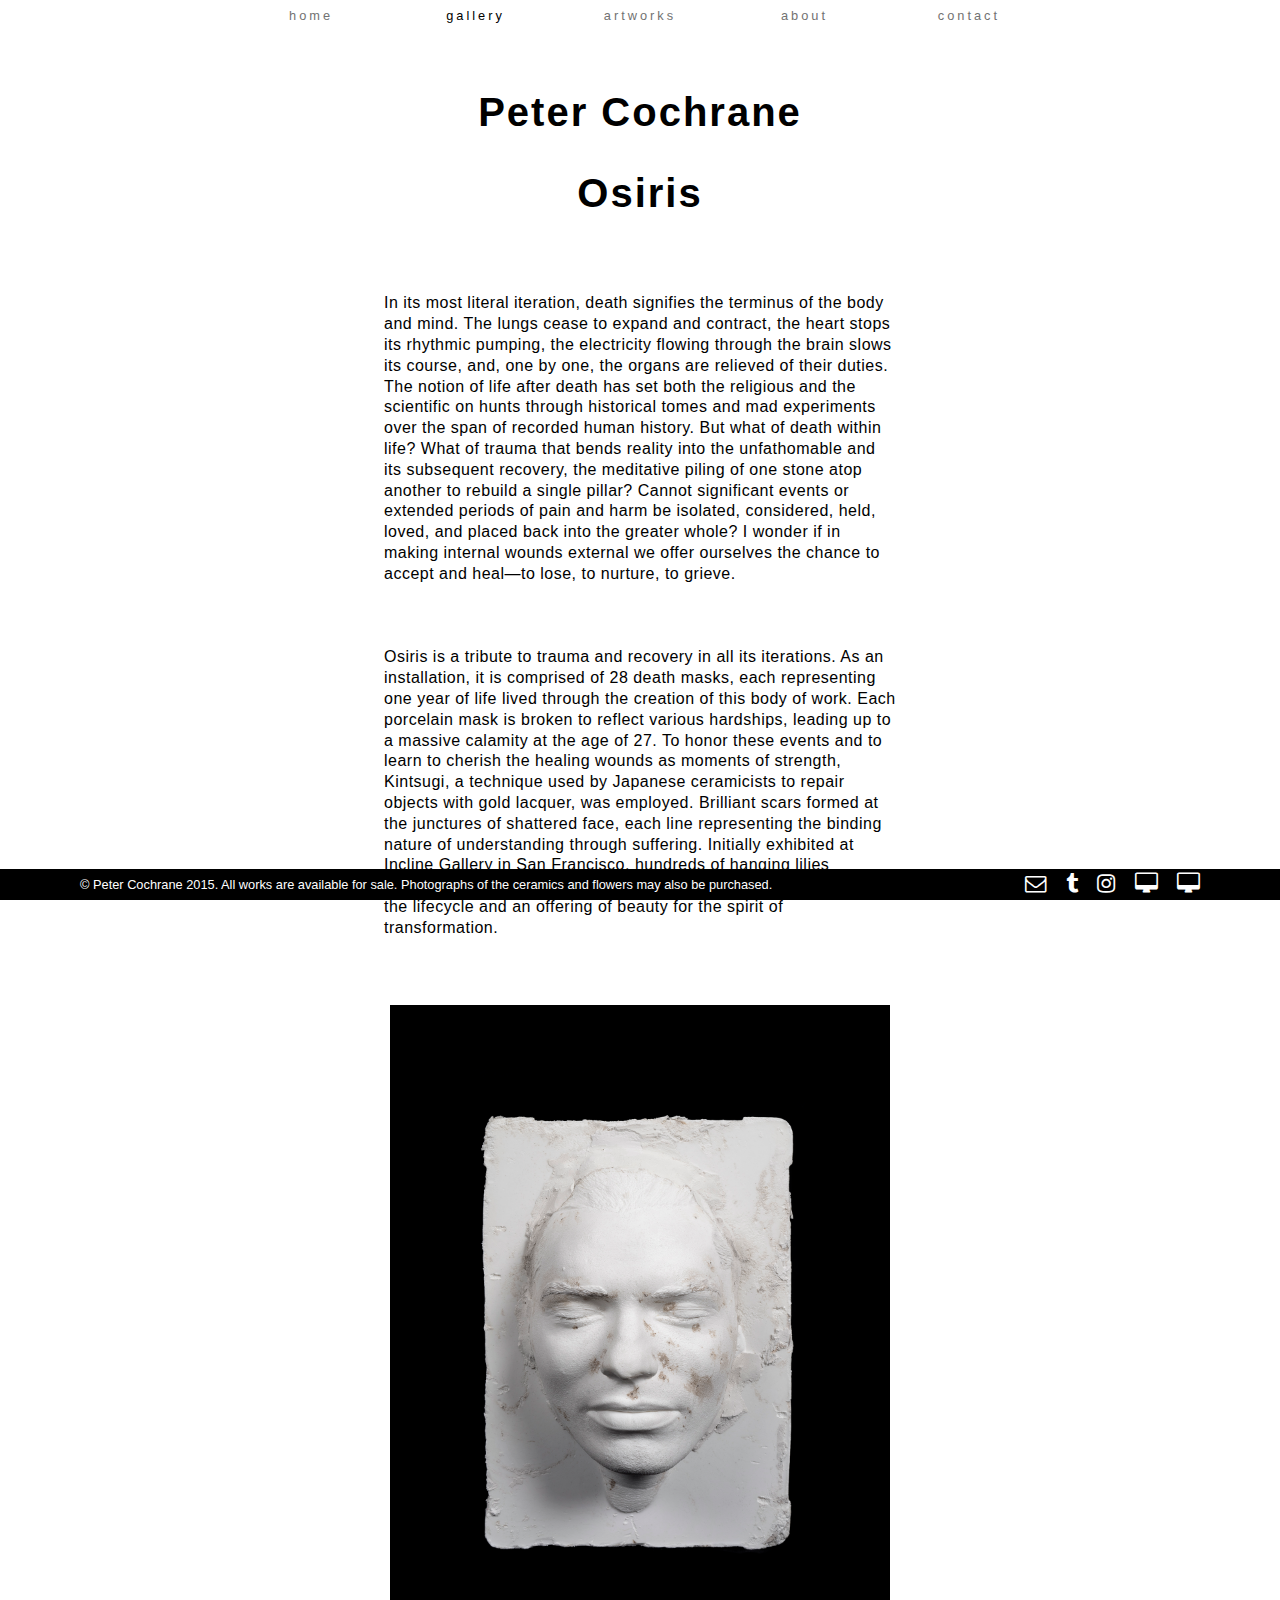
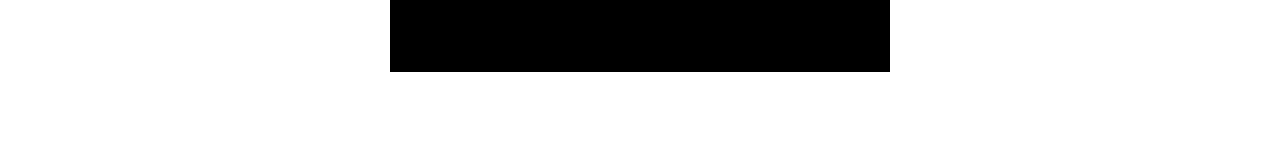
<file: version-2/about.html>
<!DOCTYPE html>
<html lang="en">
<head>
  <meta charset="UTF-8">
  <link rel="stylesheet" href="osiris_stylesheet.css">
  <script src="https://ajax.googleapis.com/ajax/libs/jquery/1.11.3/jquery.min.js"></script>
  <link rel="stylesheet" href="https://maxcdn.bootstrapcdn.com/font-awesome/4.4.0/css/font-awesome.min.css">

  <title>a b o u t</title>
</head>
<body>
   <div class="header" id="gallery-header">
    <ul class="nav-bar-links">
      <li class="nav-links"><a href="index.html">Home</a></li>
      <li class="nav-links"><a href="gallery.html" class="active">Gallery</a></li>
      <li class="nav-links"><a href="artworks.html">Artworks</a>
        <ul class="dropdown">
          <li><a href="masks.html">Masks</a></li>
          <li><a href="flowers.html">Flowers</a></li>
        </ul>
      </li>
      <li class="nav-links"><a href="about.html">About</a></li>
      <li class="nav-links"><a href="contact.html">Contact</a></li>
    </ul>
  </div>
  <div class="contact-container">
    <div class="contact-details">
      <h1>Peter Cochrane</h1>
      <h1>Osiris</h1>
      <p class="first-p">In its most literal iteration, death signifies the terminus of the body and mind. The lungs cease to expand and contract, the heart stops its rhythmic pumping, the electricity flowing through the brain slows its course, and, one by one, the organs are relieved of their duties. The notion of life after death has set both the religious and the scientific on hunts through historical tomes and mad experiments over the span of recorded human history. But what of death within life? What of trauma that bends reality into the unfathomable and its subsequent recovery, the meditative piling of one stone atop another to rebuild a single pillar? Cannot significant events or extended periods of pain and harm be isolated, considered, held, loved, and placed back into the greater whole? I wonder if in making internal wounds external we offer ourselves the chance to accept and heal—to lose, to nurture, to grieve.</p>
      <br>
      <p>Osiris is a tribute to trauma and recovery in all its iterations. As an installation, it is comprised of 28 death masks, each representing one year of life lived through the creation of this body of work. Each porcelain mask is broken to reflect various hardships, leading up to a massive calamity at the age of 27. To honor these events and to learn to cherish the healing wounds as moments of strength, Kintsugi, a technique used by Japanese ceramicists to repair objects with gold lacquer, was employed. Brilliant scars formed at the junctures of shattered face, each line representing the binding nature of understanding through suffering. Initially exhibited at Incline Gallery in San Francisco, hundreds of hanging lilies bloomed and died over the course of the show; an incarnation of the lifecycle and an offering of beauty for the spirit of transformation.</p>
      <br>

      <div class="image">
        <img src="images/osiris_mold.jpg" class="osiris-pic" alt="Master mold">
      </div>

  </div>
</div>
<div class="footer">
  <span class="footer-deets">&copy; Peter Cochrane 2015. All works are available for sale. Photographs of the ceramics and flowers may also be purchased.</span>
  <ul class="social-links">
    <li><a href="mailto:pescochrane@gmail.com" class="tooltip"> <span>pescochrane@gmail.com</span><i class="fa fa-lg fa-envelope-o fa-inverse"></i></a></li>
    <li><a href="http://pecoch.tumblr.com/" class="tooltip"><span>pecoch</span><i class="fa fa-lg fa-tumblr fa-inverse"></i></a></li>
    <li><a href="https://instagram.com/pecoch/" class="tooltip"><span>@pecoch</span><i class="fa fa-lg fa-instagram fa-inverse"></i></a></li>
    <li><a href="http://www.petercochrane.us/" class="tooltip"><span>www.petercochrane.us</span><i class="fa fa-lg fa-desktop fa-inverse"></i></a></li>
    <li><a href="http://www.petercochrane.xyz/" class="tooltip"><span>www.petercochrane.xyz</span><i class="fa fa-lg fa-desktop fa-inverse"></i></a></li>
  </ul>
</div>
</body>
</html>
</file>
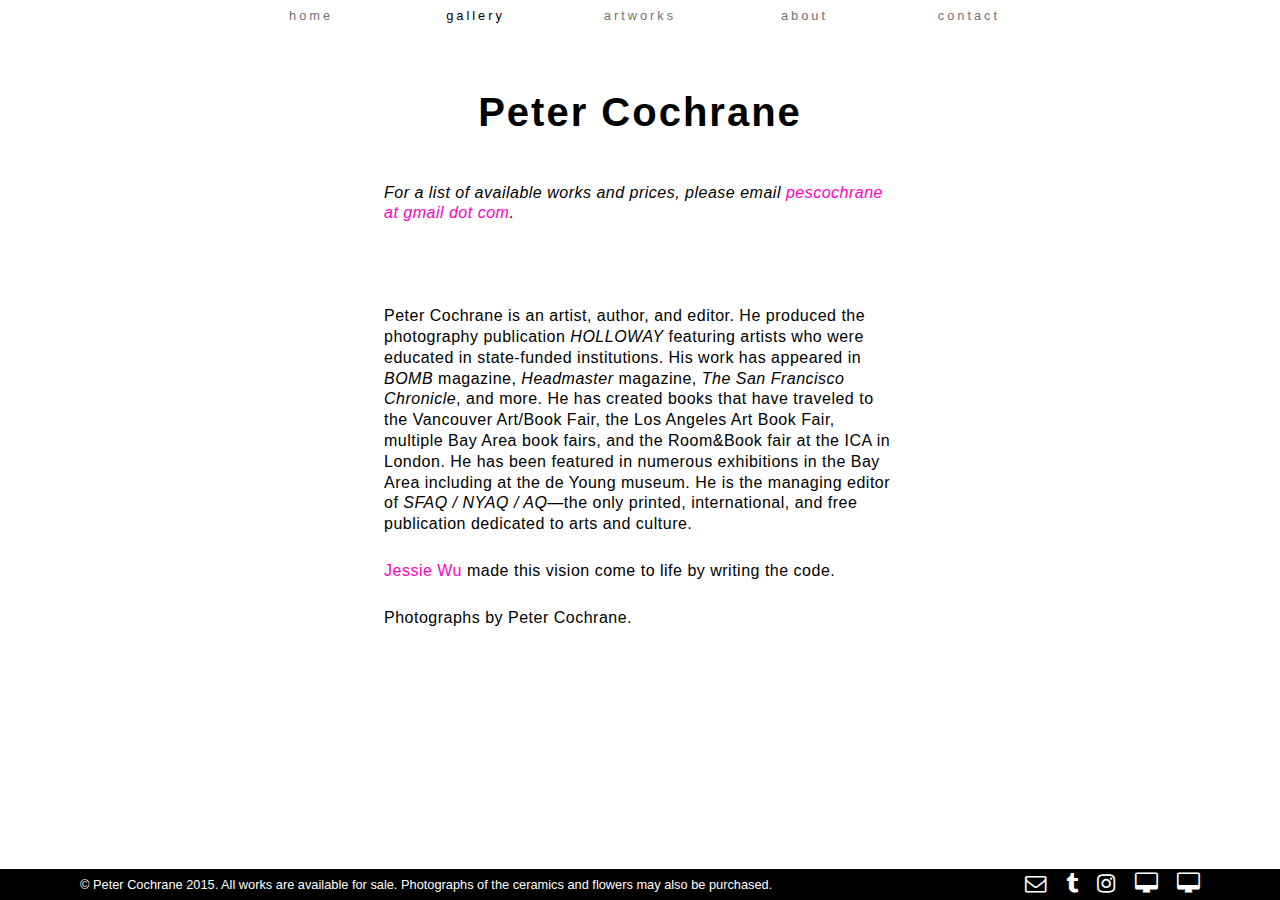
<file: version-2/contact.html>
<!DOCTYPE html>
<html lang="en">
<head>
  <meta charset="UTF-8">
  <link rel="stylesheet" href="osiris_stylesheet.css">
  <script src="https://ajax.googleapis.com/ajax/libs/jquery/1.11.3/jquery.min.js"></script>
  <link rel="stylesheet" href="https://maxcdn.bootstrapcdn.com/font-awesome/4.4.0/css/font-awesome.min.css">

  <title>a b o u t</title>
</head>
<body>
   <div class="header" id="gallery-header">
    <ul class="nav-bar-links">
      <li class="nav-links"><a href="index.html">Home</a></li>
      <li class="nav-links"><a href="gallery.html" class="active">Gallery</a></li>
      <li class="nav-links"><a href="artworks.html">Artworks</a>
        <ul class="dropdown">
          <li><a href="masks.html">Masks</a></li>
          <li><a href="flowers.html">Flowers</a></li>
        </ul>
      </li>
      <li class="nav-links"><a href="about.html">About</a></li>
      <li class="nav-links"><a href="contact.html">Contact</a></li>
    </ul>
  </div>
  <div class="contact-container">
    <div class="contact-details">
      <h1>Peter Cochrane</h1>
      <p><em>For a list of available works and prices, please email <a href="mailto:pescochrane@gmail.com">pescochrane at gmail dot com</a>.</em></p>

      <p class="first-p"><p>Peter Cochrane is an artist, author, and editor. He produced the photography publication <em>HOLLOWAY</em> featuring artists who were educated in state-funded institutions. His work has appeared in <em>BOMB</em> magazine, <em>Headmaster</em> magazine, <em>The San Francisco Chronicle</em>, and more. He has created books that have traveled to the Vancouver Art/Book Fair, the Los Angeles Art Book Fair, multiple Bay Area book fairs, and the Room&Book fair at the ICA in London. He has been featured in numerous exhibitions in the Bay Area including at the de Young museum. He is the managing editor of <em>SFAQ / NYAQ / AQ</em>—the only printed, international, and free publication dedicated to arts and culture. </p>

      <p><a href="http://jessiewuwu.com/">Jessie Wu</a> made this vision come to life by writing the code.</p>

      <p>Photographs by Peter Cochrane.</p>

  </div>
</div>
<div class="footer">
  <span class="footer-deets">&copy; Peter Cochrane 2015. All works are available for sale. Photographs of the ceramics and flowers may also be purchased.</span>
  <ul class="social-links">
    <li><a href="mailto:pescochrane@gmail.com" class="tooltip"> <span>pescochrane@gmail.com</span><i class="fa fa-lg fa-envelope-o fa-inverse"></i></a></li>
    <li><a href="http://pecoch.tumblr.com/" class="tooltip"><span>pecoch</span><i class="fa fa-lg fa-tumblr fa-inverse"></i></a></li>
    <li><a href="https://instagram.com/pecoch/" class="tooltip"><span>@pecoch</span><i class="fa fa-lg fa-instagram fa-inverse"></i></a></li>
    <li><a href="http://www.petercochrane.us/" class="tooltip"><span>www.petercochrane.us</span><i class="fa fa-lg fa-desktop fa-inverse"></i></a></li>
    <li><a href="http://www.petercochrane.xyz/" class="tooltip"><span>www.petercochrane.xyz</span><i class="fa fa-lg fa-desktop fa-inverse"></i></a></li>
  </ul>
</div>
</body>
</html>
</file>
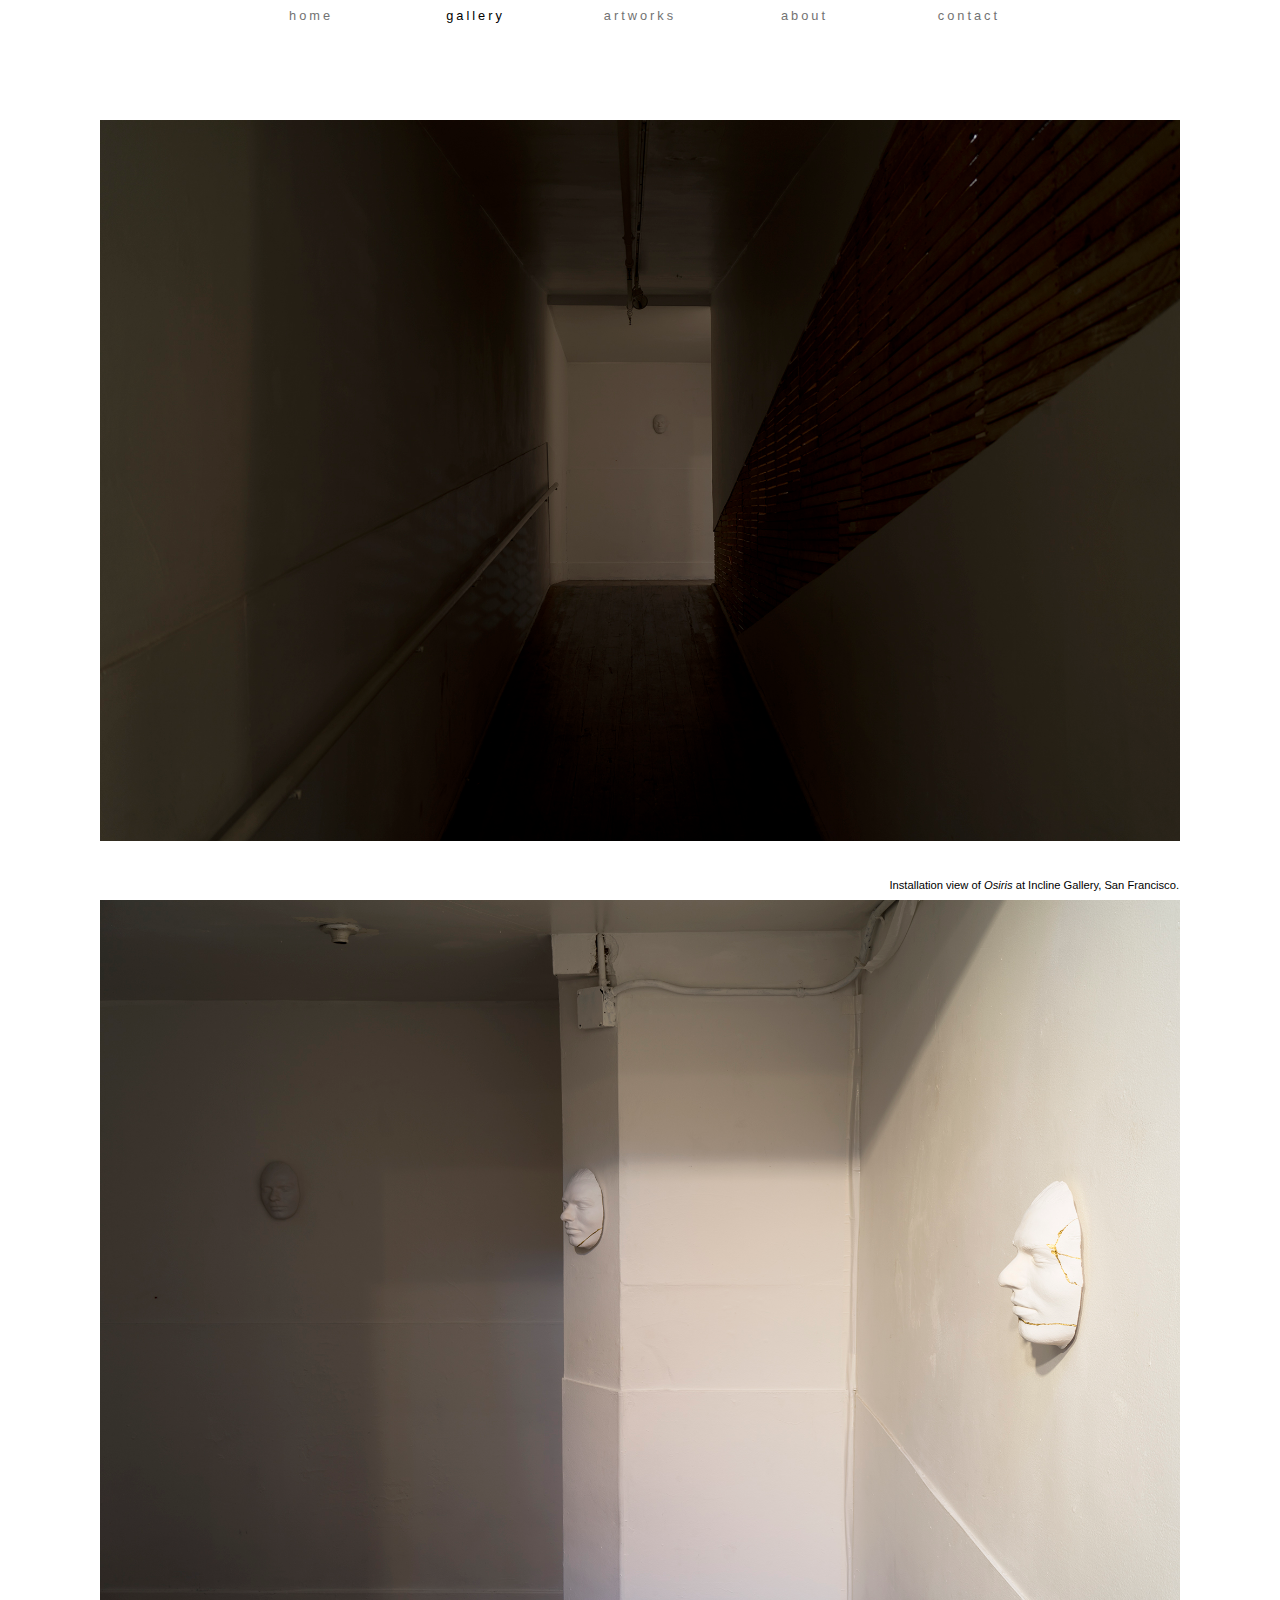
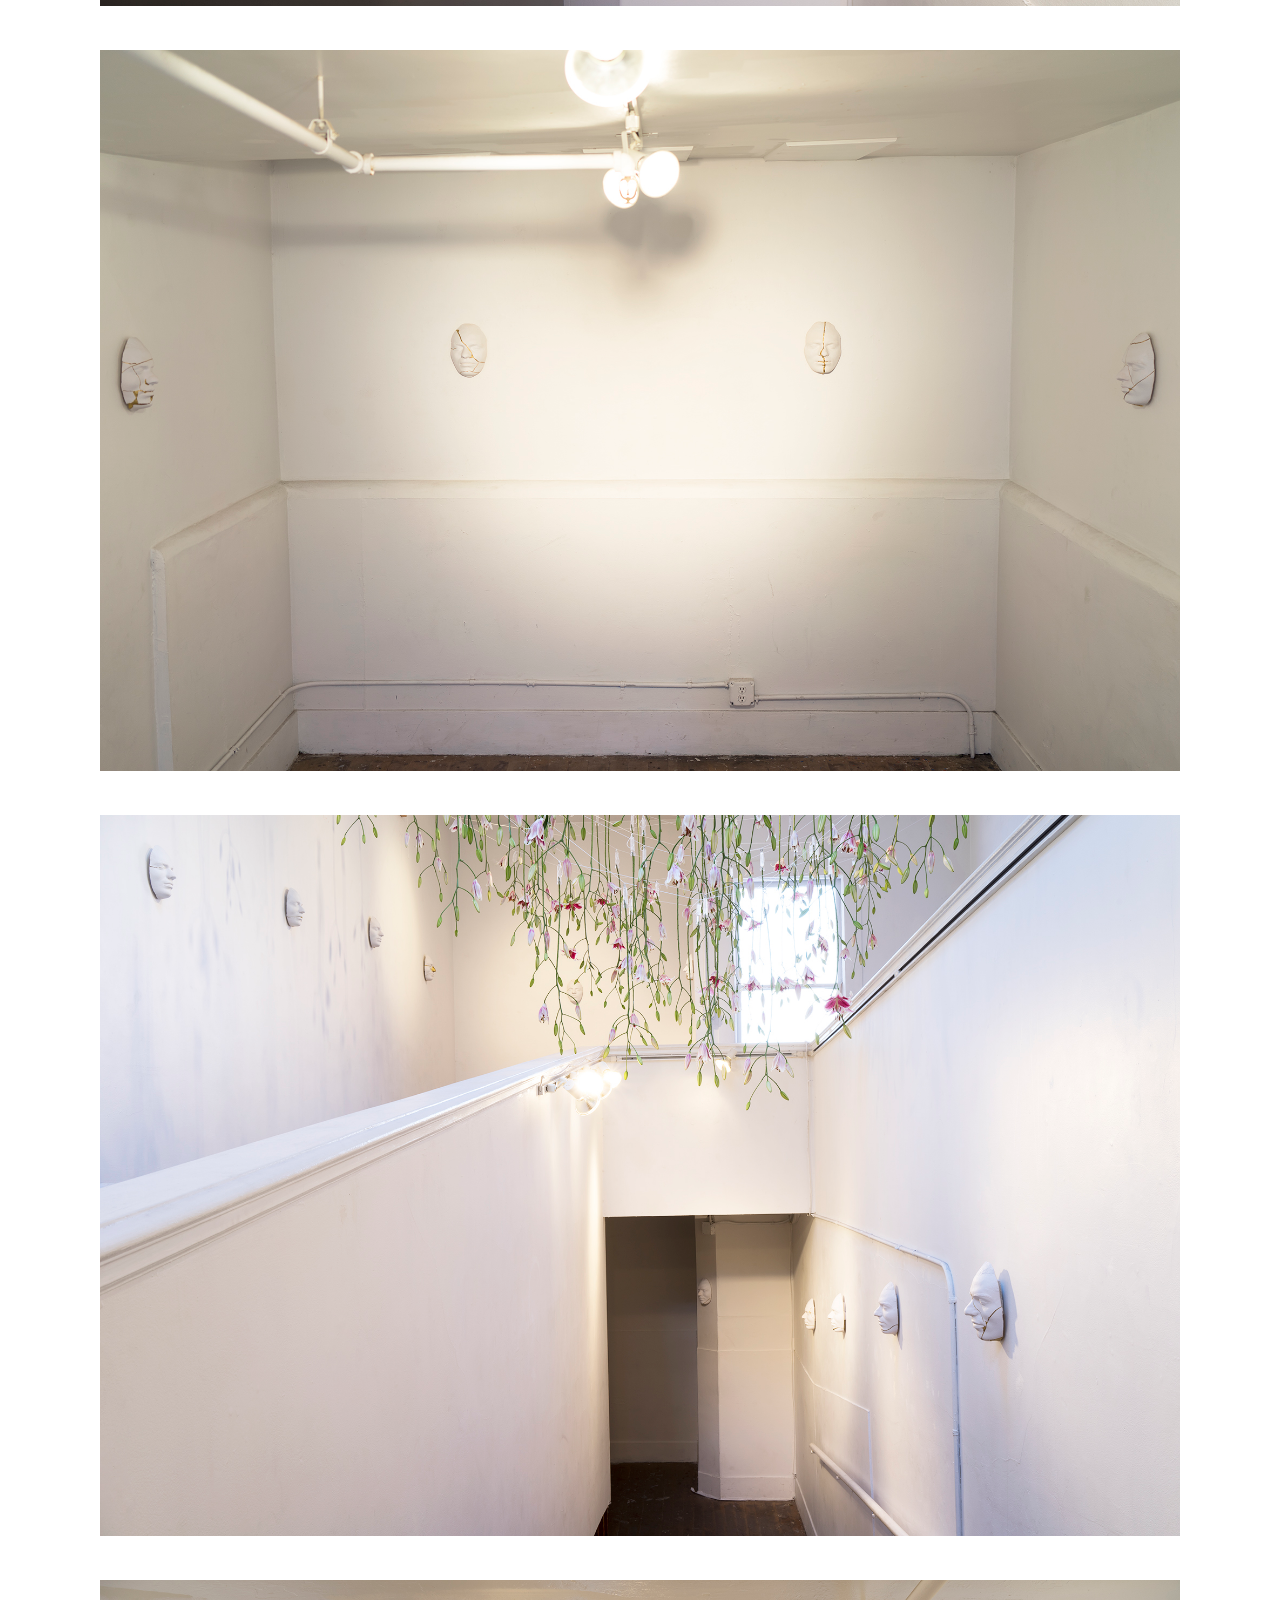
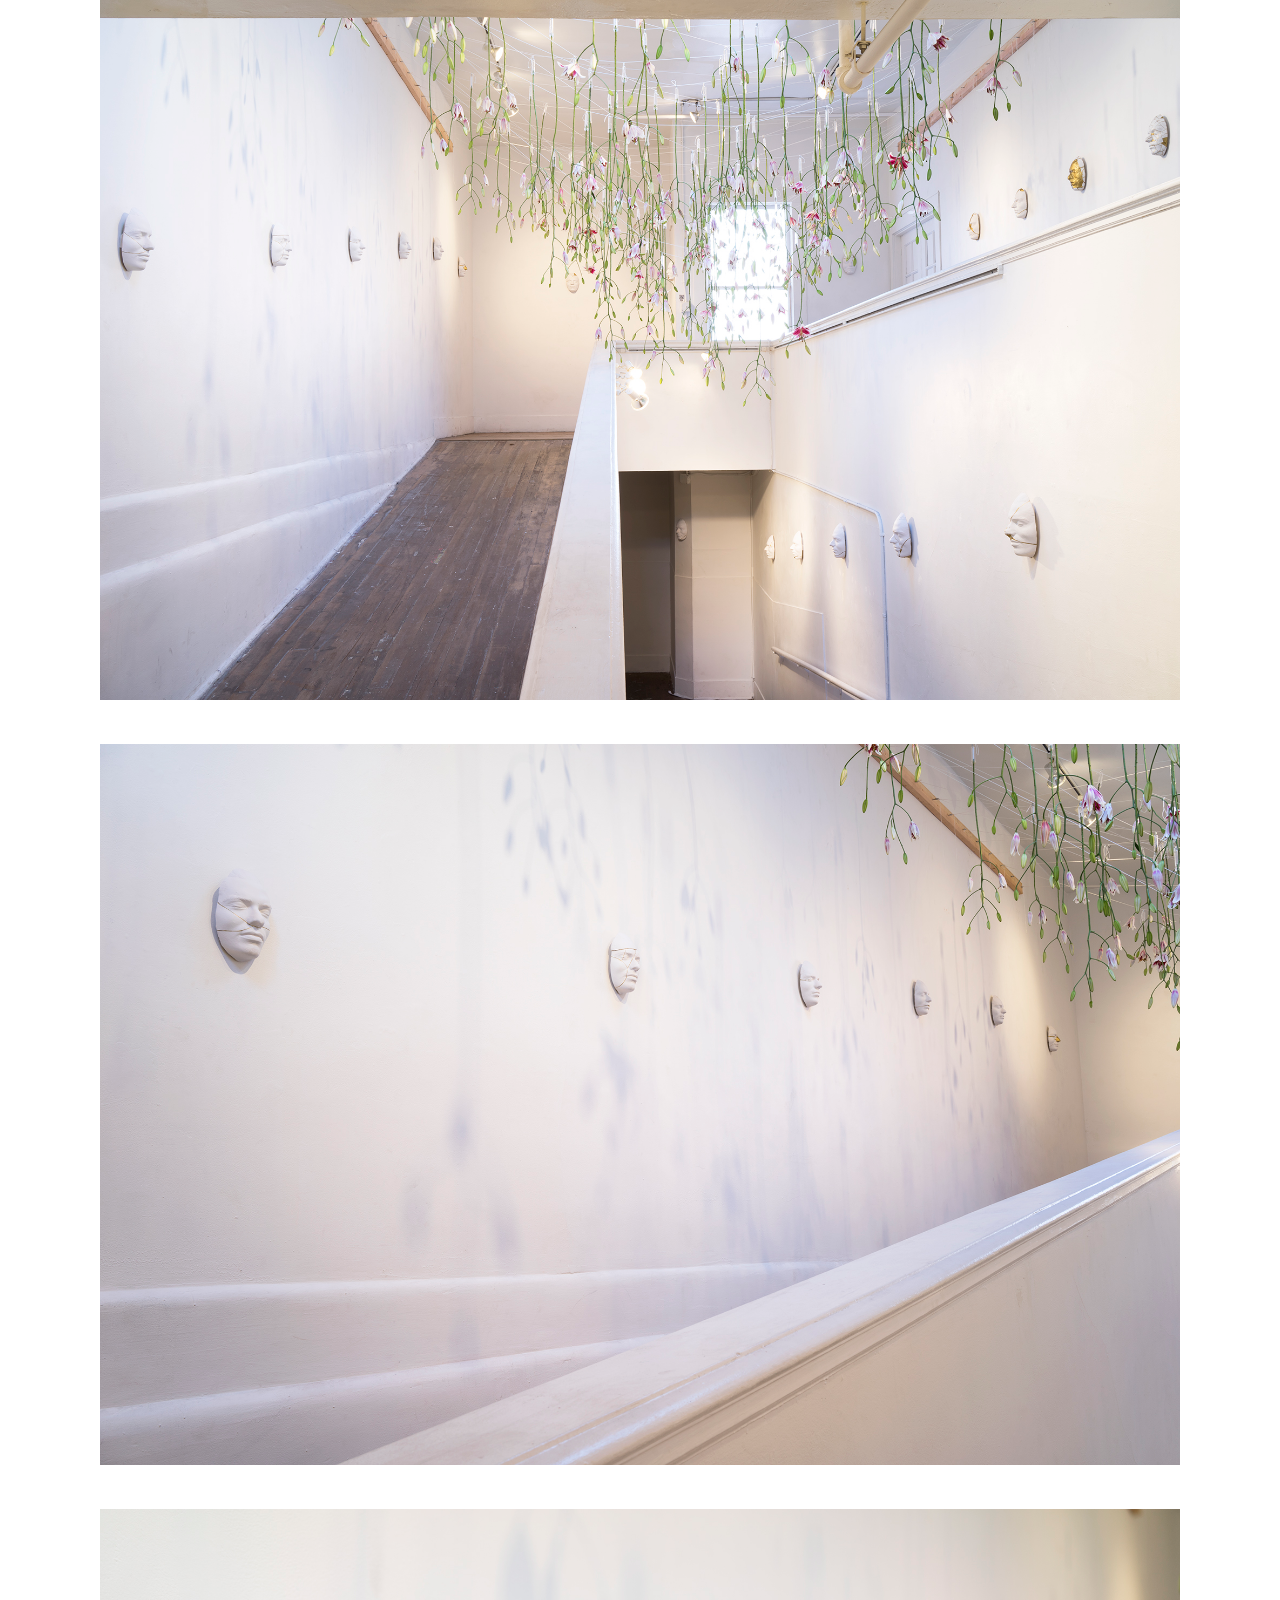
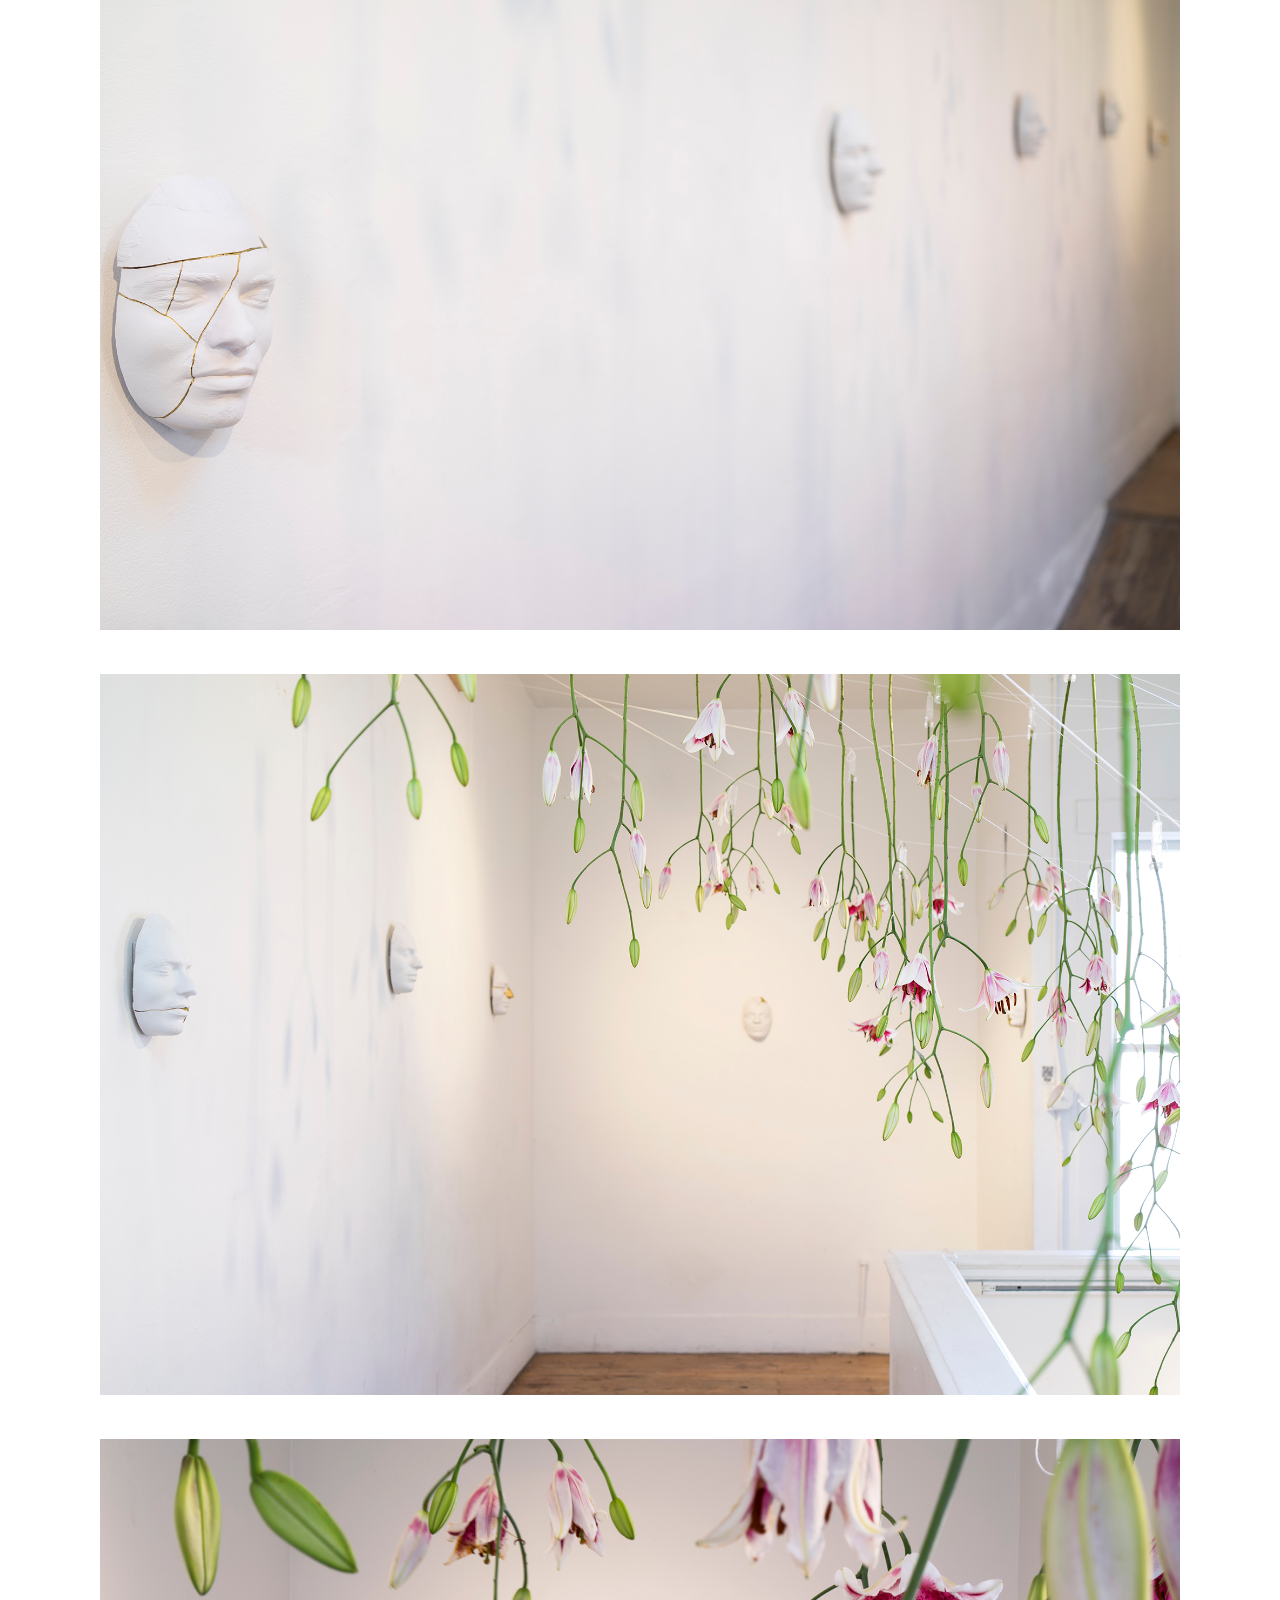
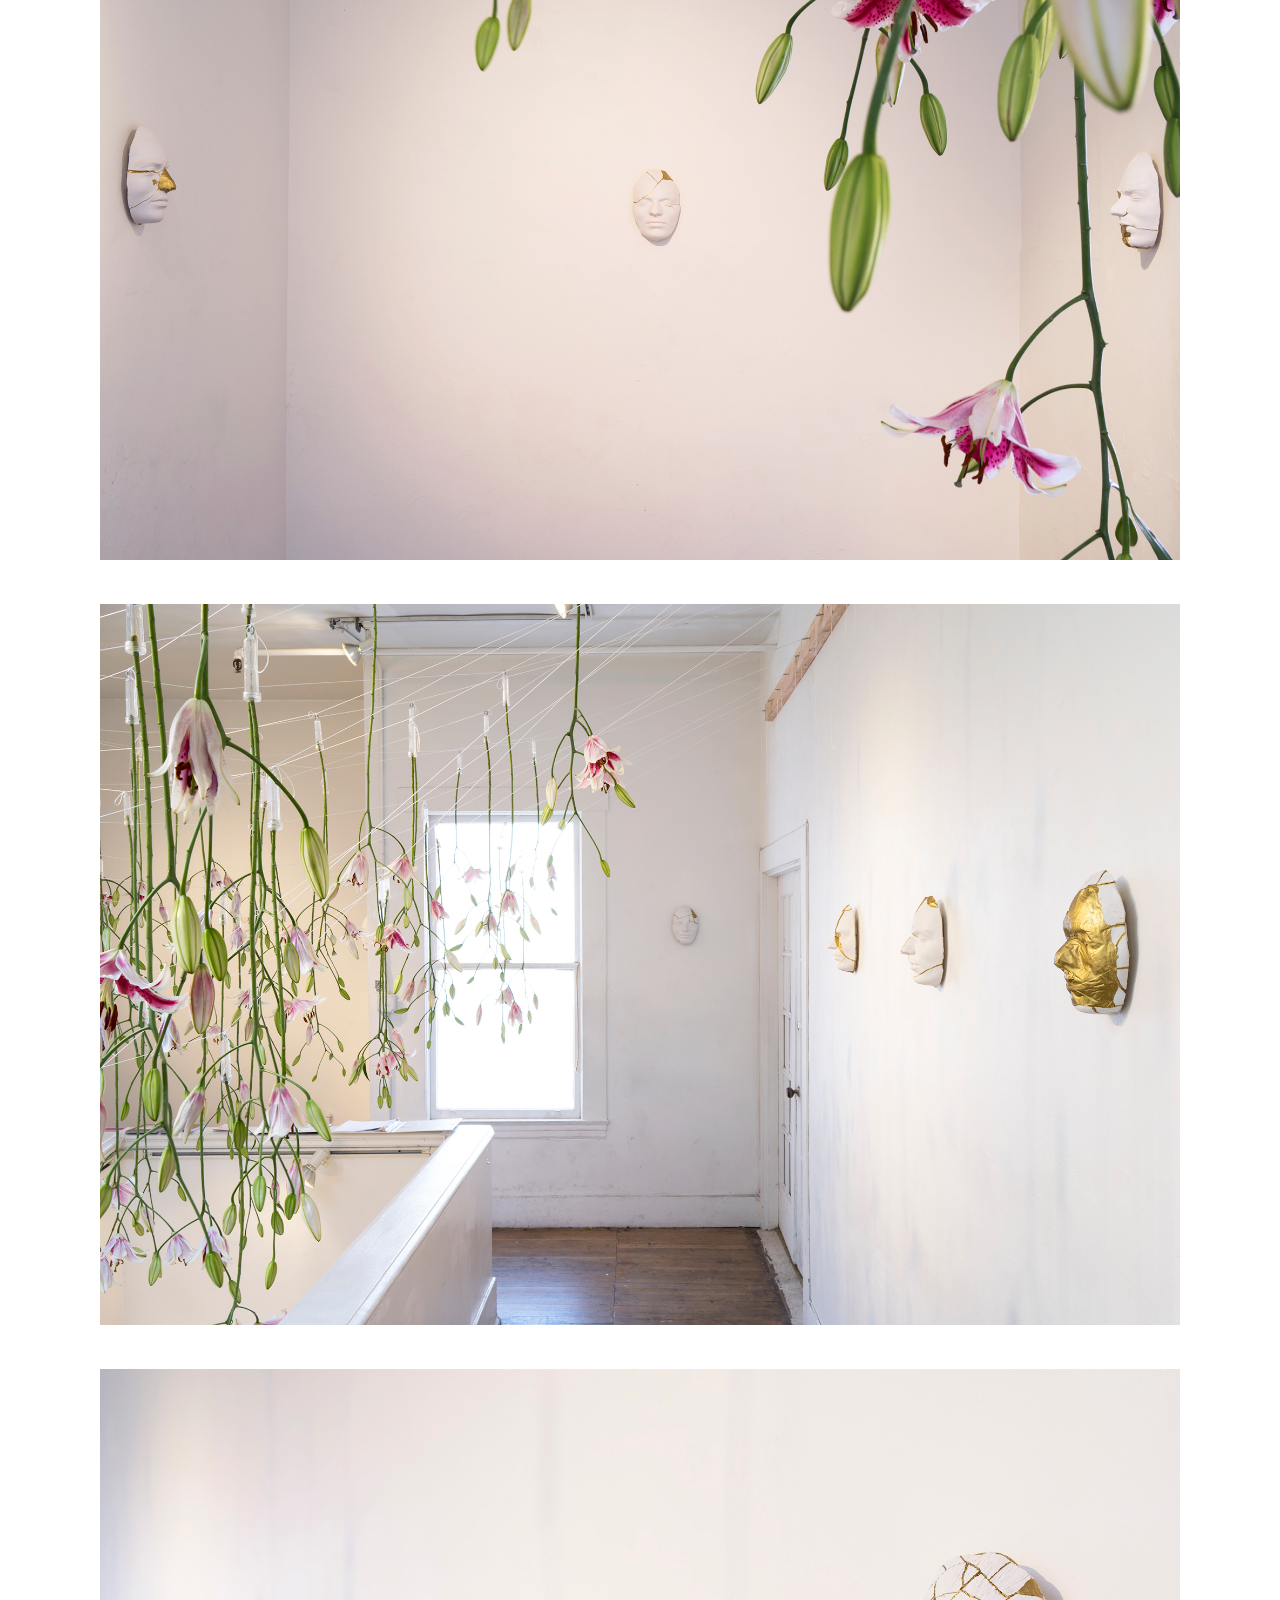
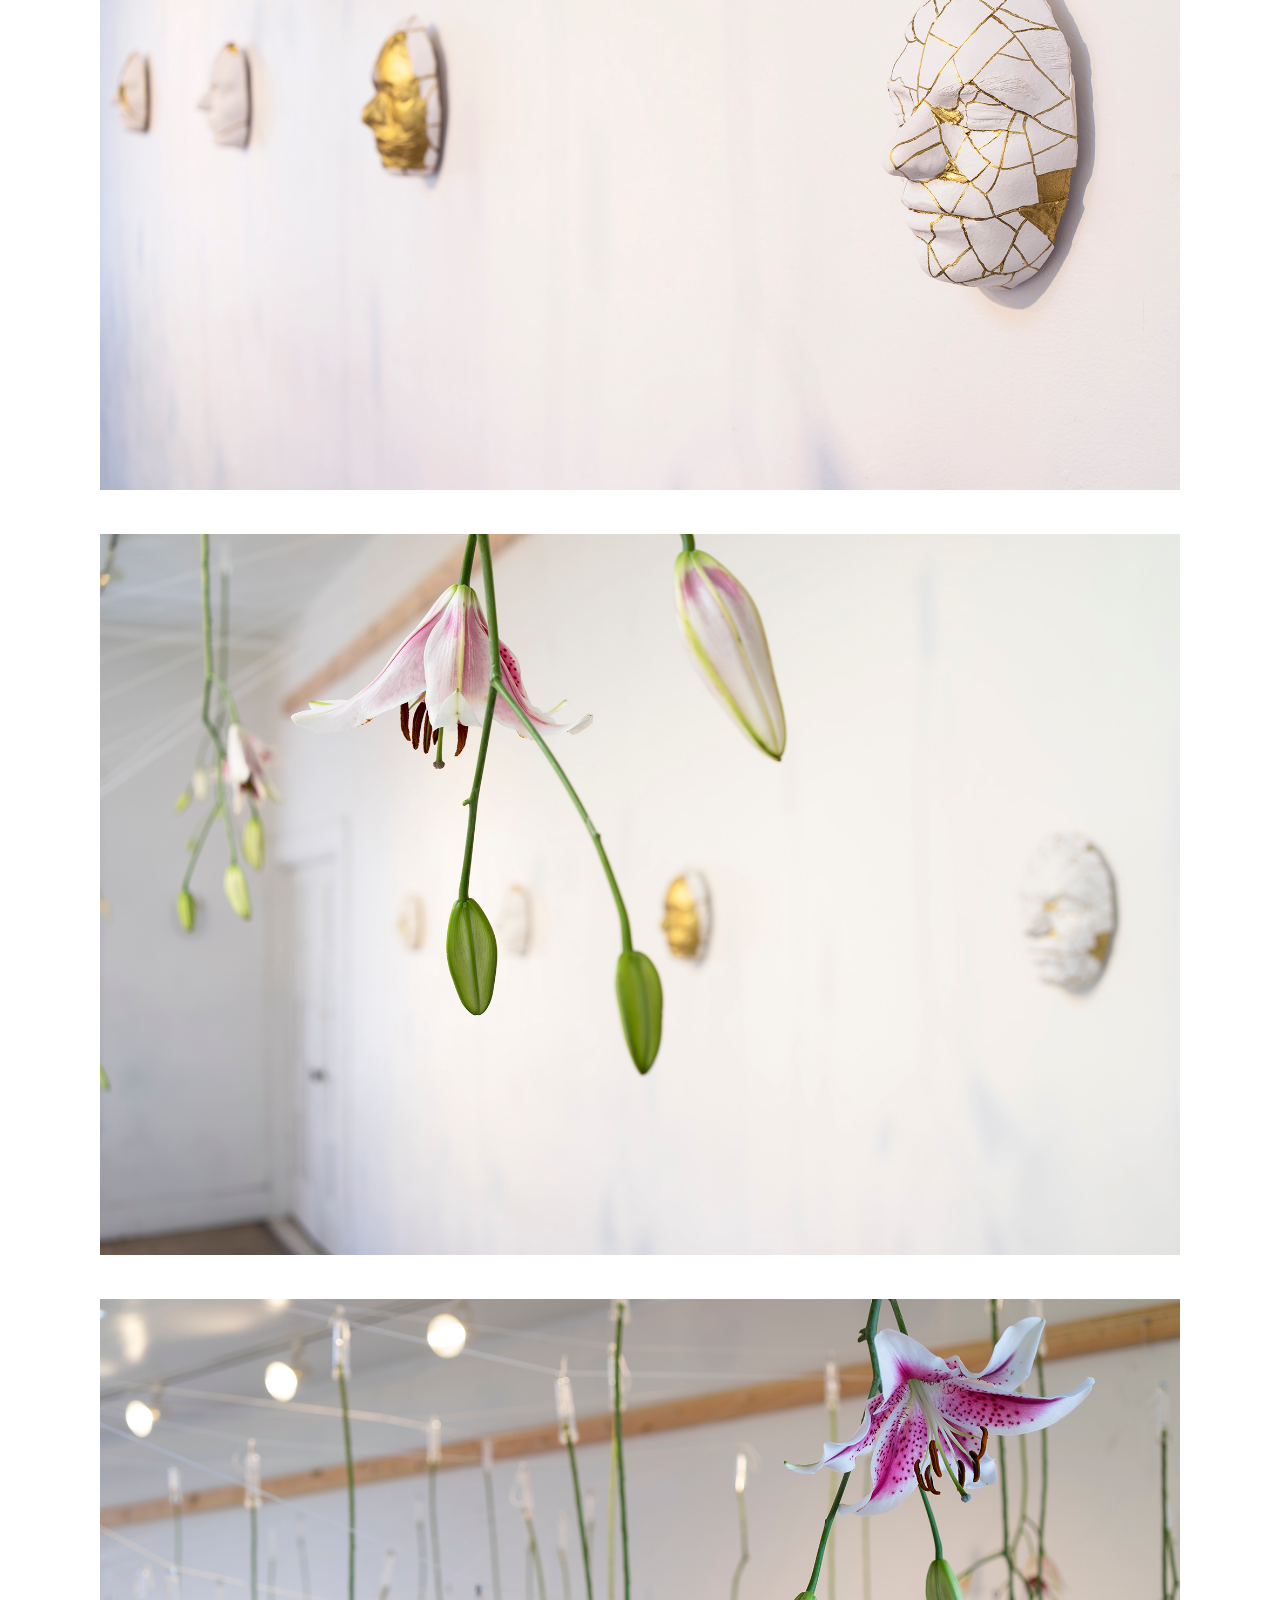
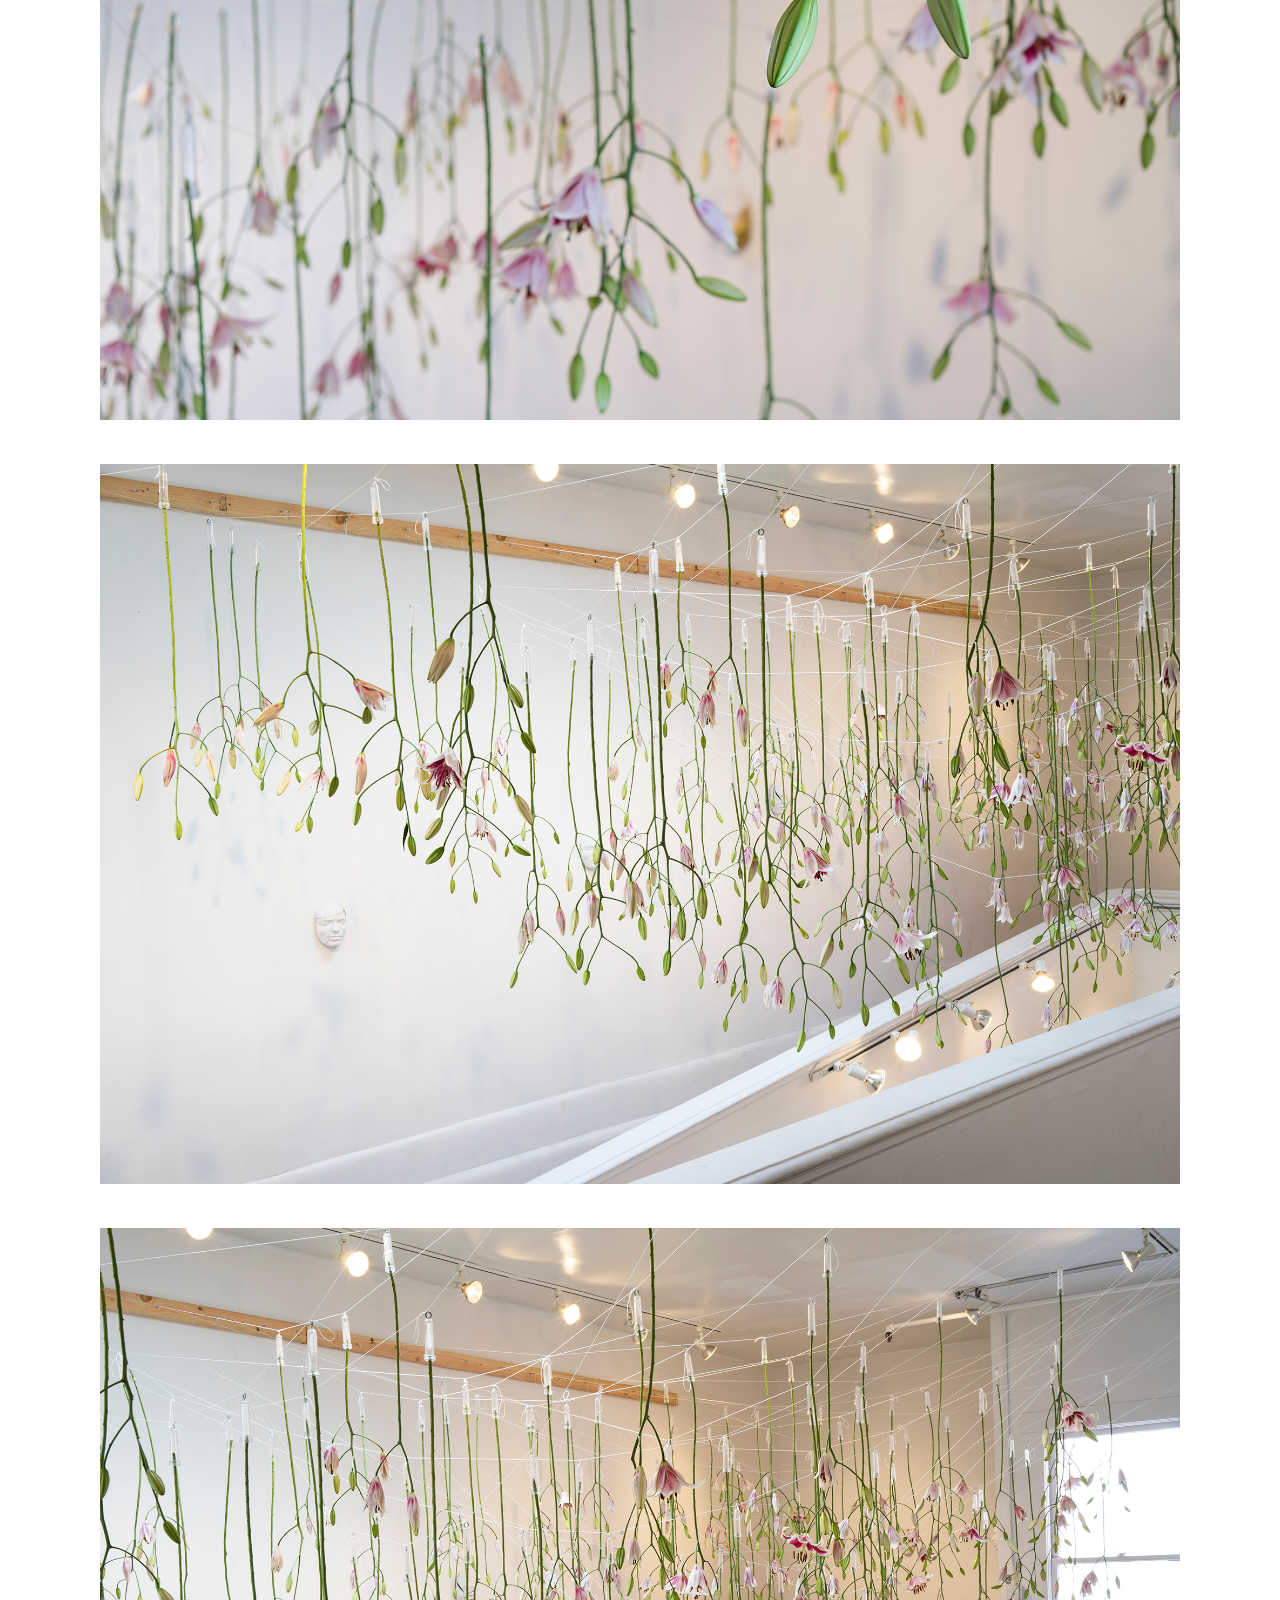
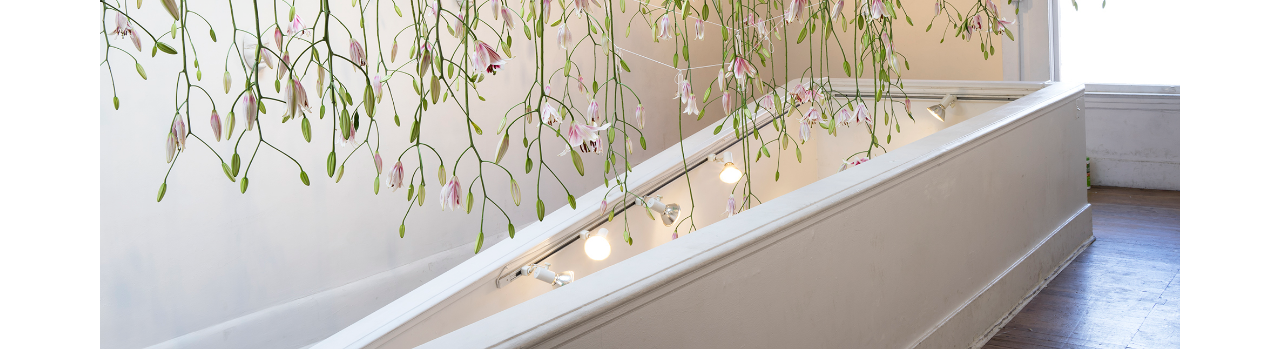
<file: version-2/gallery.html>
<!DOCTYPE html>
<html lang="en">
<head>
  <meta charset="UTF-8">
  <link rel="stylesheet" href="osiris_stylesheet.css">
  <title>g a l l e r y</title>
</head>
<body>
  <div class="header" id="gallery-header">
    <ul class="nav-bar-links">
      <li class="nav-links"><a href="index.html">Home</a></li>
      <li class="nav-links"><a href="gallery.html" class="active">Gallery</a></li>
      <li class="nav-links"><a href="artworks.html">Artworks</a>
        <ul class="dropdown">
          <li><a href="masks.html">Masks</a></li>
          <li><a href="flowers.html">Flowers</a></li>
        </ul>
      </li>
      <li class="nav-links"><a href="about.html">About</a></li>
      <li class="nav-links"><a href="contact.html">Contact</a></li>
    </ul>
  </div>
  <div class="gallery-wrap">
      <div class="card">
        <img src="images/install_01.jpg">
      </div>
      <div class="card">
        <img src="images/install_02.jpg">
      </div>
      <div class="card">
        <img src="images/install_03.jpg">
      </div>
      <div class="card">
        <img src="images/install_04.jpg">
      </div>
      <div class="card">
        <img src="images/install_05.jpg">
      </div>
      <div class="card">
        <img src="images/install_06.jpg">
      </div>
      <div class="card">
        <img src="images/install_07.jpg">
      </div>
      <div class="card">
        <img src="images/install_08.jpg">
      </div>
      <div class="card">
        <img src="images/install_09.jpg">
      </div>
      <div class="card">
        <img src="images/install_10.jpg">
      </div>
      <div class="card">
        <img src="images/install_11.jpg">
      </div>
      <div class="card">
        <img src="images/install_12.jpg">
      </div>
      <div class="card">
        <img src="images/install_13.jpg">
      </div>
      <div class="card">
        <img src="images/install_14.jpg">
      </div>
      <div class="card">
        <img src="images/install_15.jpg">
      </div>
    <div class="clearfix"></div>
  </div>
  <div class="exhibit">
    <span>Installation view of <em>Osiris</em> at Incline Gallery, San Francisco.</span>
  </div>
</body>
</html>
</file>
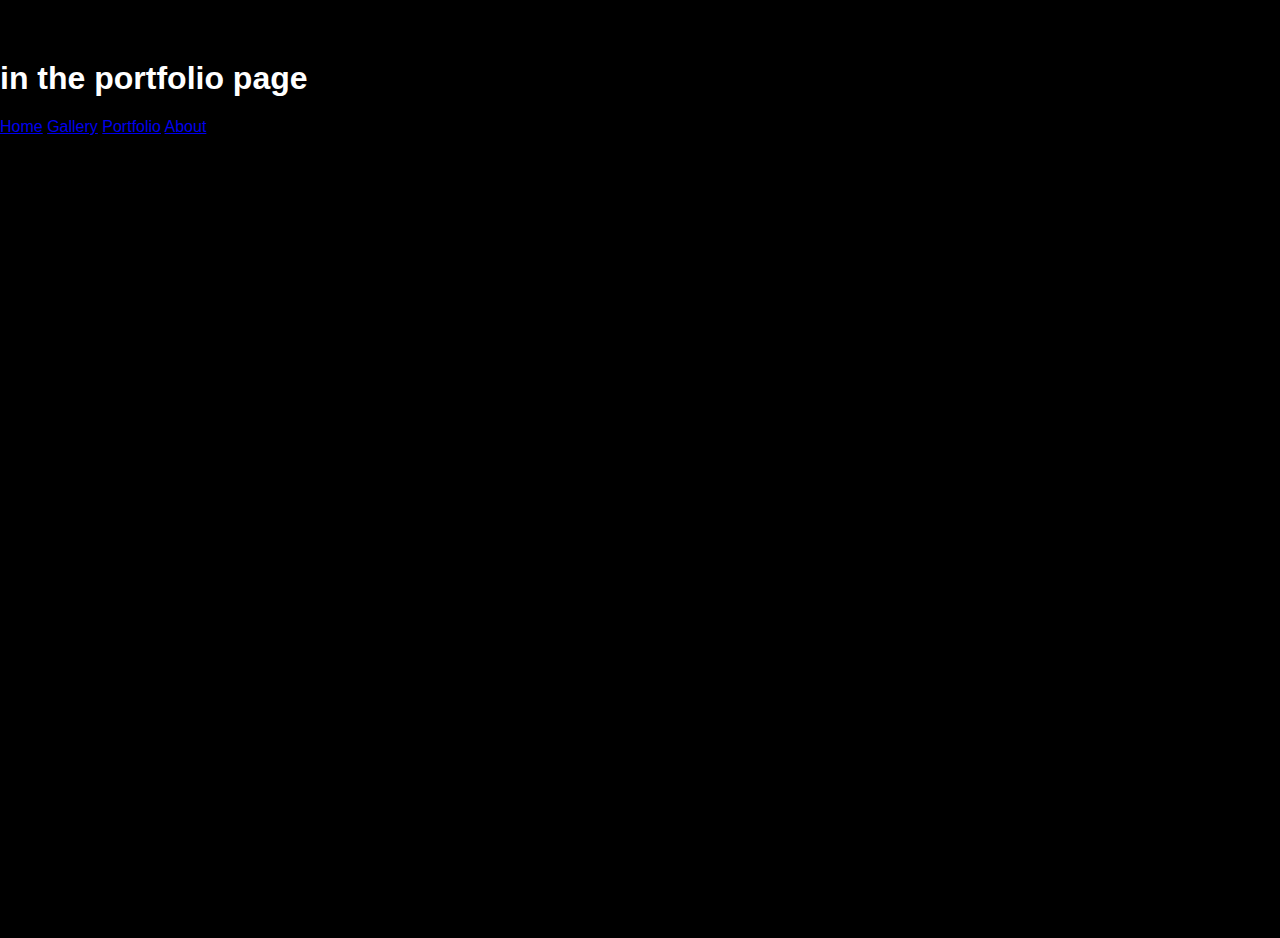
<file: version-2/portfolio.html>
<!DOCTYPE html>
<html lang="en">
<head>
  <meta charset="UTF-8">
  <link rel="stylesheet" href="osiris_stylesheet.css">
  <title>p o r t f o l i o</title>
</head>
<body>
  <div class="big-wrap">
    <h1>in the portfolio page</h1>
    <div id="footer">
      <a href="index.html">Home</a>
      <a href="gallery.html">Gallery</a>
      <a href="portfolio.html">Portfolio</a>
      <a href="about.html">About</a>
    </div>
  </div>
</body>
</html>
</file>
<file: version-2/osiris_stylesheet.css>
html, .big-wrap {
    width:100%;
    height: 100vh;
    margin: 0;
    /*background: white;*/
    /*background-size: contain;*/
    font-family: 'Arial', sans-serif;
}

body {
  margin: 0;
}

.big-wrap {
  margin: 0;
  background: black;
  color: white;
  background-repeat: no-repeat;
  background-position: center;
  background-size: contain;
  padding-top: 3%;
}


.container-box {
  width: 80%;
  margin: 0 auto;
}

/*nav bar*/

.nav-bar-links {
  margin-top: 0;
}

.header ul{
  padding: 0;
  list-style: none;
}

/*.header ul li*/
.nav-links {
  display: inline-block;
  position: relative;
  line-height: 21px;
  /*text-align: left;*/
  text-align: center;
  /*width: 200px;*/
  width: 160px;
 /* padding-left: 3%;
  padding-right: 3%;*/
}

.header ul li a {
    display: block;
    /*padding: 8px 25px; */ /*commented out to vertical align the links*/
    text-decoration: none;
}

/*.header ul li a:hover{
    color: #fff;
    background: #939393;
    width: 100%;
}*/

.header ul li ul.dropdown{
    /*min-width: 125px;*/ /* Set width of the dropdown; commented out for responsiveness */
    display: none;
    position: absolute;
    z-index: 999;
    background: white;
    width: 100%;
}

.header ul li ul.dropdown-black {
  background: black;
  width: 100%;
}

.header ul li:hover ul.dropdown{
    display: block; /* Display the dropdown */
}
.header ul li ul.dropdown li{
    display: block;
}

.header {
  height: 30px;
  /*background: black;*/
  top: 0;
  /*position: absolute;*/
  position: fixed;
  width: 100%;
  font-family: 'Arial', sans-serif;
  text-align: center;
  line-height: 30px;
  z-index: 1000;
  margin-bottom: 2%;
}

.header a {
  /*color: white;*/
  text-decoration: none;
  padding-left: 5%;
  padding-right: 5%;
  text-transform: lowercase;
  letter-spacing: 3px;
  font-size: .8em;
}

#home-header,
#about-header,
#artworks-header {
  background: #000000;
}

#home-header .active,
#about-header .active,
#artworks-header .active {
  color: #FFFFFF;
}

#home-header a,
#about-header a,
#artworks-header a {
  color: #727272;
}

#gallery-header {
  background: #FFFFFF;
}

#gallery-header .active {
  color: #000000;
}

#gallery-header a {
  color: #727272;
}

#artworks-header a {
  font-size: .9em;
}


.wrapper {
  background-size: cover;
  position: relative;
}

.wrapper div{
  /*width:calc(100% / 56);*/
  width: calc(100% / 28);
  display:inline-block;
}

#bottom-level {
  height: 50vh;
}

#top-level {
  height: 50vh;
}

.panel {
  float: left;
  /*border: 1px solid pink;*/
  margin: 0 auto;
  height: 50vh;
}


#IMG_01 {
  background-image: url("./images/01.jpg");
}

#IMG_02 {
  background-image: url("./images/02.jpg");
}
#IMG_03 {
  background-image: url("./images/03.jpg");
}
#IMG_04 {
  background-image: url("./images/04.jpg");
}
#IMG_05 {
  background-image: url("./images/05.jpg");
}
#IMG_06 {
  background-image: url("./images/06.jpg");
}
#IMG_07 {
  background-image: url("./images/07.jpg");
}
#IMG_08 {
  background-image: url("./images/08.jpg");
}
#IMG_09 {
  background-image: url("./images/09.jpg");
}
#IMG_10 {
  background-image: url("./images/10.jpg");
}
#IMG_11 {
  background-image: url("./images/11.jpg");
}
#IMG_12 {
  background-image: url("./images/12.jpg");
}
#IMG_13 {
  background-image: url("./images/13.jpg");
}
#IMG_14 {
  background-image: url("./images/14.jpg");
}
#IMG_15 {
  background-image: url("./images/15.jpg");
}
#IMG_16 {
  background-image: url("./images/16.jpg");
}
#IMG_17 {
  background-image: url("./images/17.jpg");
}
#IMG_18 {
  background-image: url("./images/18.jpg");
}
#IMG_19 {
  background-image: url("./images/19.jpg");
}
#IMG_20 {
  background-image: url("./images/20.jpg");
}
#IMG_2 {
  background-image: url("./images/2.jpg");
}
#IMG_21 {
  background-image: url("./images/21.jpg");
}
#IMG_22 {
  background-image: url("./images/22.jpg");
}
#IMG_23 {
  background-image: url("./images/23.jpg");
}
#IMG_24 {
  background-image: url("./images/24.jpg");
}
#IMG_25 {
  background-image: url("./images/25.jpg");
}
#IMG_26 {
  background-image: url("./images/26.jpg");
}
#IMG_27 {
  background-image: url("./images/27.jpg");
}
#IMG_28 {
  background-image: url("./images/28.jpg");
}
#IMG_29 {
  background-image: url("./images/29.jpg");
}
#IMG_30 {
  background-image: url("./images/30.jpg");
}
#IMG_31 {
  background-image: url("./images/31.jpg");
}
#IMG_32 {
  background-image: url("./images/32.jpg");
}
#IMG_33 {
  background-image: url("./images/33.jpg");
}
#IMG_34 {
  background-image: url("./images/34.jpg");
}
#IMG_35 {
  background-image: url("./images/35.jpg");
}
#IMG_36 {
  background-image: url("./images/36.jpg");
}
#IMG_37 {
  background-image: url("./images/37.jpg");
}
#IMG_38 {
  background-image: url("./images/38.jpg");
}
#IMG_39 {
  background-image: url("./images/39.jpg");
}
#IMG_40 {
  background-image: url("./images/40.jpg");
}
#IMG_41 {
  background-image: url("./images/41.jpg");
}
#IMG_42 {
  background-image: url("./images/42.jpg");
}
#IMG_43 {
  background-image: url("./images/43.jpg");
}
#IMG_44 {
  background-image: url("./images/44.jpg");
}
#IMG_45 {
  background-image: url("./images/45.jpg");
}
#IMG_46 {
  background-image: url("./images/46.jpg");
}
#IMG_47 {
  background-image: url("./images/47.jpg");
}
#IMG_48 {
  background-image: url("./images/48.jpg");
}
#IMG_49 {
  background-image: url("./images/49.jpg");
}
#IMG_50 {
  background-image: url("./images/50.jpg");
}
#IMG_51 {
  background-image: url("./images/51.jpg");
}
#IMG_52 {
  background-image: url("./images/52.jpg");
}
#IMG_53 {
  background-image: url("./images/53.jpg");
}
#IMG_54 {
  background-image: url("./images/54.jpg");
}
#IMG_55 {
  background-image: url("./images/55.jpg");
}
#IMG_56 {
  background-image: url("./images/56.jpg");
}


/*g a l l e r y*/

.gallery-wrap {
  margin-left: 100px;
  margin-right: 100px;
  margin-top: 120px;
  /*margin-top: 5%;*/
}

.gallery-wrap h1 {
  text-align: center;
  font-weight: bold;
  letter-spacing: 3px;
  padding: 2%;
  background: white;
}

.card {
  margin-bottom: 40px;
}

.card img {
  height: auto;
  max-width: 100%;
}

.details {
  font-size: .9em;
  margin-left: 10px;
}

.title {
  letter-spacing: 2px;
  font-weight: lighter;
}

.gallery-wrap h5 {
  margin: 3%;
}

.exhibit {
  position: fixed;
  background: white;
  bottom: 0;
  width: 100%;
  font-size: .7em;
  /*padding-top: .75%;*/
  /*margin: 10px 100px 0px 100px;*/
  height: 30px;
  line-height: 30px;
  text-align: right;
}

.exhibit span {
  margin-right: 101px;
}

/*m a s k s*/

.mask-gallery {
  /*margin-top: 5%;*/
  padding-top: 120px;
  background: black;
}

.thumbnail.thumbnail.thumbnail {
  border: none;
  padding: 0;
  border-radius: 0;
  margin-bottom:6px;
  /*padding-bottom: 20px;*/
  background: black;
}

.modal-dialog.modal-dialog.modal-dialog {
  height: 90vh;
}

.modal-backdrop.modal-backdrop.modal-backdrop {
   opacity: 0.8;
}

.modal-content.modal-content.modal-content {
  background: none;
}

.modal-body.modal-body.modal-body {
  padding: 0;
  /*width: 40%;*/
  width: 60%;
  margin: 0 auto;
}


/*a b o u t */

.contact-container {
  height: 100%;
}

.contact-details {
  width: 40%;
  margin-left: auto;
  margin-right: auto;
  /*padding-top: 10%;*/
  /*padding-bottom: 10%;*/
  padding-top: 75px;
  padding-bottom: 75px;
  color: black;
  font-weight: 100;
  letter-spacing: 0.5px;
  line-height: 130%;
}

.contact-details h1 {
  letter-spacing: 2px;
  font-size: 2.5em;
  margin-bottom: 60px;
}

.contact-details a {
  text-decoration: none;
  color: #FF00C3;
}

.contact-details a:hover {
  /*border-bottom: 2px solid #FF00C3;*/
  border-bottom: 2px solid cyan;
}

.contact-details .fa {
  color: #727272;
}

.contact-details .fa-inverse.fa-inverse {
  color: white;
}

.contact-details h1 {
  text-align: center;
}

.image {
  display:flex;
  justify-content:center;
  align-items:center;
}
.osiris-pic {
  margin: 20px auto;
  width: 500px;
}

.first-p {
  padding-top: 30px;
}

.contact-details p {
  padding-bottom: 10px;
}


/* a b o u t     f o o t e r */
.footer {
  /*height: 30px;*/
  /*position: absolute;*/
  bottom: 0;
  position: fixed;
  font-family: 'Arial', sans-serif;
  line-height: 30px;
  z-index: 1000;
  margin-top: 2%;
  width: 100%;
  background: black;
}

.footer span.footer-deets{
  color: white;
  margin-left: 80px;
  font-size: .8em;
  margin-right: 80px;
}

.footer ul {
  list-style-type: none;
  margin: 0;
  padding: 0;
  float: right;
  margin-right: 80px;
}

.footer ul li {
  display: inline;
  padding-left: 15px;
}

.tooltip {
  position:relative;
  display:inline-block;
}

.tooltip > span {
  background: black;
  font-size: .7em;
  color: white;
  white-space: nowrap;
  display:none;
  /*padding: 10px;*/
  padding: 0px 10px;
}

.tooltip:hover > span {
  display: inline-block;
  position:absolute;
  top:-30px;
  left:50%;
  transform:translateX(-50%);
  text-align: center;
}

/*mobile portrait*/
@media only screen
  and (min-device-width: 320px)
  and (max-device-width: 480px)
  and (-webkit-min-device-pixel-ratio: 2)
  and (orientation: portrait) {
  .header ul li,
  .nav-links {
    /*width: 18%;*/
    /*width: 185px;*/
  }

  .nav-bar-links {
    font-size: 3em;
    margin-top: 2%;
    padding: 10%;
  }

  #home-header, #about-header, #artworks-header, #gallery-header {
    height: 78px;
  }

 /*  #gallery-header {
    background: white;
    height: 78px;
   }*/

  .contact-details {
    width: 85%;
  }

  .contact-details h1:first-child {
    /*padding-top: 30px;*/
    padding-top: 75px;
  }

  .contact-details p {
    font-size: 25px;
    line-height: 150%;
  }

  .dropdown {
    margin-top: 30px;
    width: 100%;
  }

  .dropdown li {
    padding-top: 10%;
    padding-bottom: 10%;
    /*height: 70px;*/
    /*line-height: 170px;*/
  }

  .dropdown li a {
    line-height: 70px;
  }

  .footer {
/*    padding-top: 5%;
    padding-bottom: 5%;*/
    padding: 5%;
  }

  .footer .fa.fa.fa {
    font-size: 3em;
  }

  .footer .social-links.social-links.social-links {
    padding-top: 25px;
    text-align: center;
    float: none;
  }

  .footer-deets.footer-deets.footer-deets {
    font-size: 30px;
  }

  .exhibit span {
    font-size: 25px;
  }

  .tooltip > span {
    font-size: 2.5em;
    padding: 10px;
  }

  #myModal .modal-content .modal-body {
    width: 90%;
  }

  .modal-body.modal-body.modal-body {
    width: 90%;
    margin-top: 25%;
  }

}


/*mobile landscape*/
@media only screen
  and (min-device-width: 320px)
  and (max-device-width: 1024px)
  and (-webkit-min-device-pixel-ratio: 2)
  and (orientation: landscape) {


  .header .nav-bar-links .nav-links {
    width: 18%;
  }

  .dropdown li,
  .dropdown-black li {
    width: 100%;
  }

  .dropdown, .dropdown-black {
    width: 100%;
    margin: 0 auto;
    text-align: center;
  }

  .footer span.footer-deets {
    margin-left: 15px;
    margin-right: 0px;
  }

  .tooltip > span {
    font-size: 2.5em;
    padding: 10px;
  }
}

/*browser nav bar */
@media only screen
and (min-width: 400px)
and (max-width: 814px) {
  .header ul li {
    width: 18%;
  }

  .header .dropdown,
  .header .dropdown-black {
    width: 100%;
  }

  .header .dropdown li,
  .header .dropdown-black li  {
    text-align: center;
    width: 100%;
  }

  .contact-details h1:first-child  {
    line-height: 35px;
  }

  .contact-details {
    margin-bottom: 20%;
  }

  .footer span.footer-deets {
    margin: 0;
    /*padding: 7%;*/
    padding: 10px;
    line-height: 110%;
    display: block;
    -webkit-margin-before: 1em;
    -webkit-margin-after: 1em;
    -webkit-margin-start: 0px;
    -webkit-margin-end: 0px;
    padding-left: 20px;
    padding-right: 20px;
    margin-right: 0px !important;
  }

  .footer ul, .social-links {
    margin-right: 125px;
  }
}


@media only screen
and (max-width: 384px) {
  .header {
    height: 160px;
  }

  .gallery-wrap {
    margin-right: 2%;
    margin-left: 2%;
  }

  .footer {
    line-height: 15px;
    font-size: 0.8em;
  }

  .footer span.footer-deets,
  .footer-deets.footer-deets.footer-deets {
    margin-left: 0px;
  }

  .footer ul {
    margin-right: 0px;
  }

  .contact-details {
    font-size: 0.8em;
  }
}
</file>
